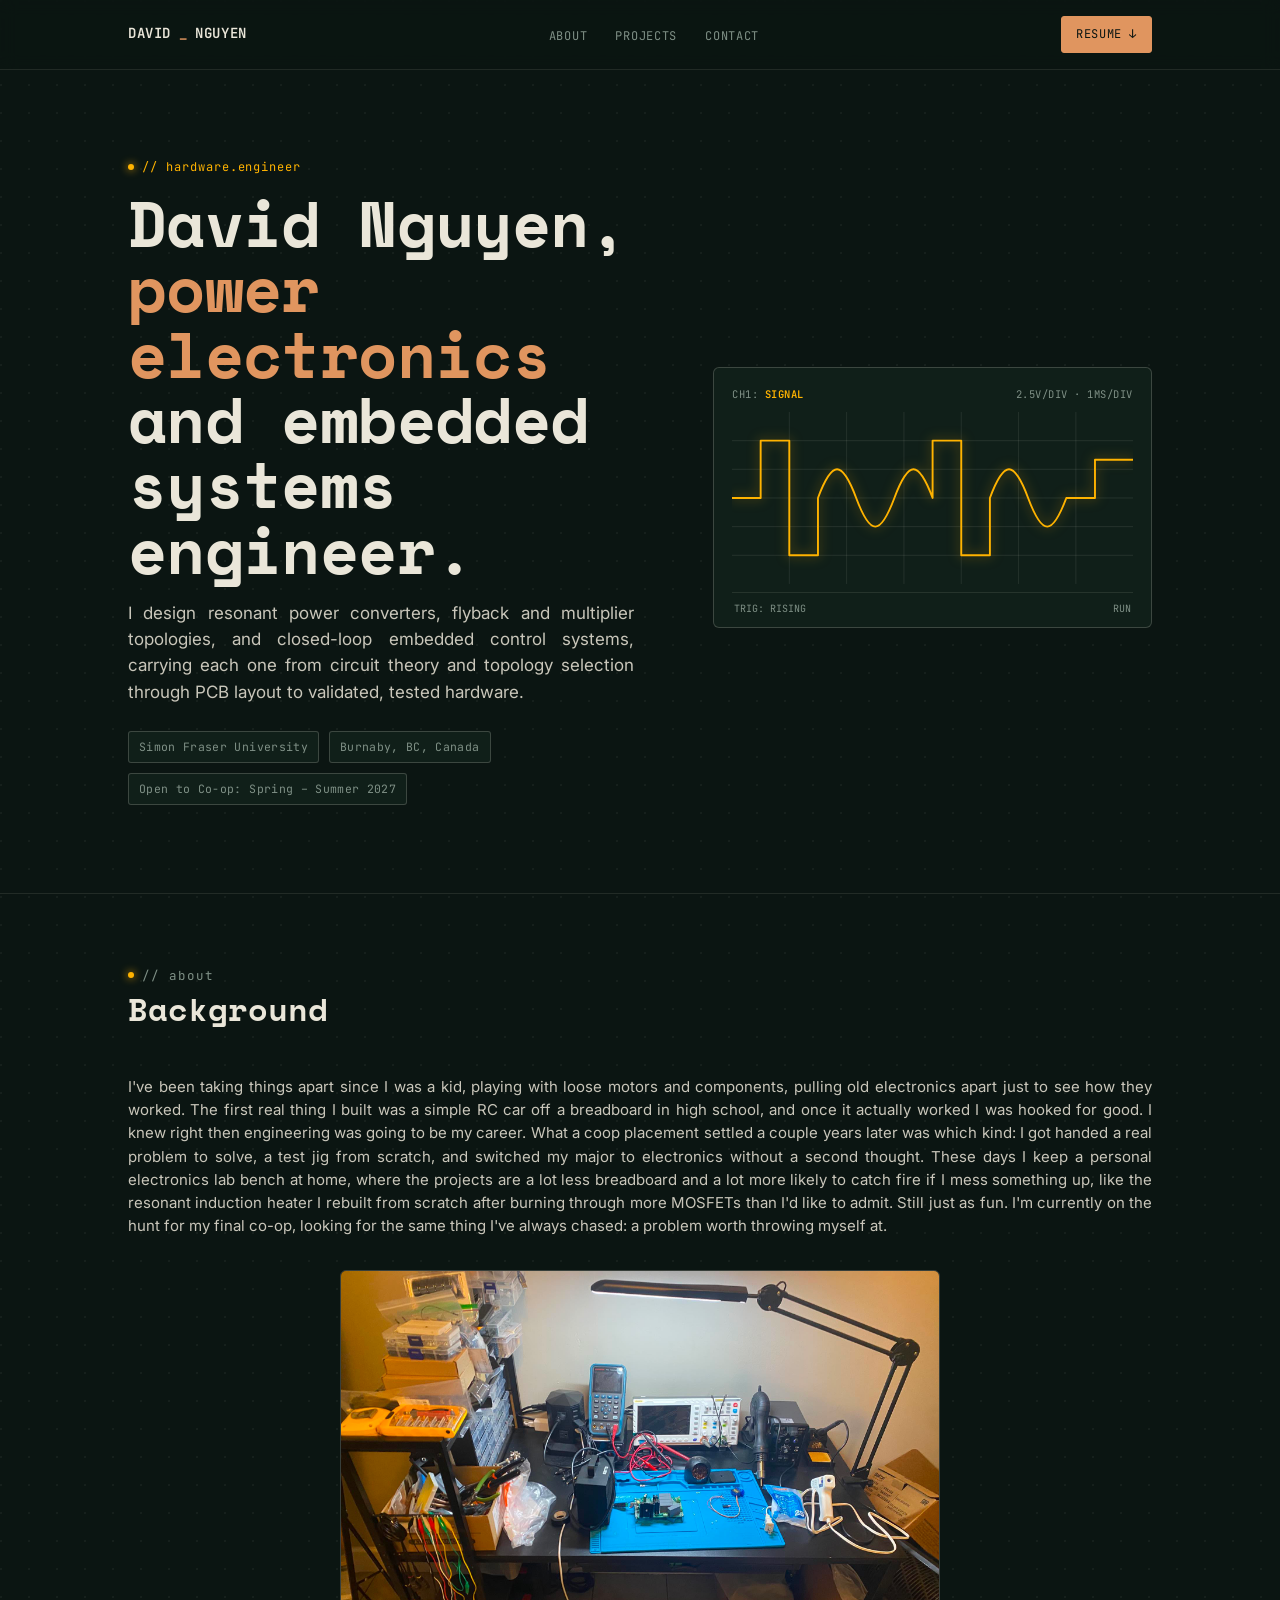
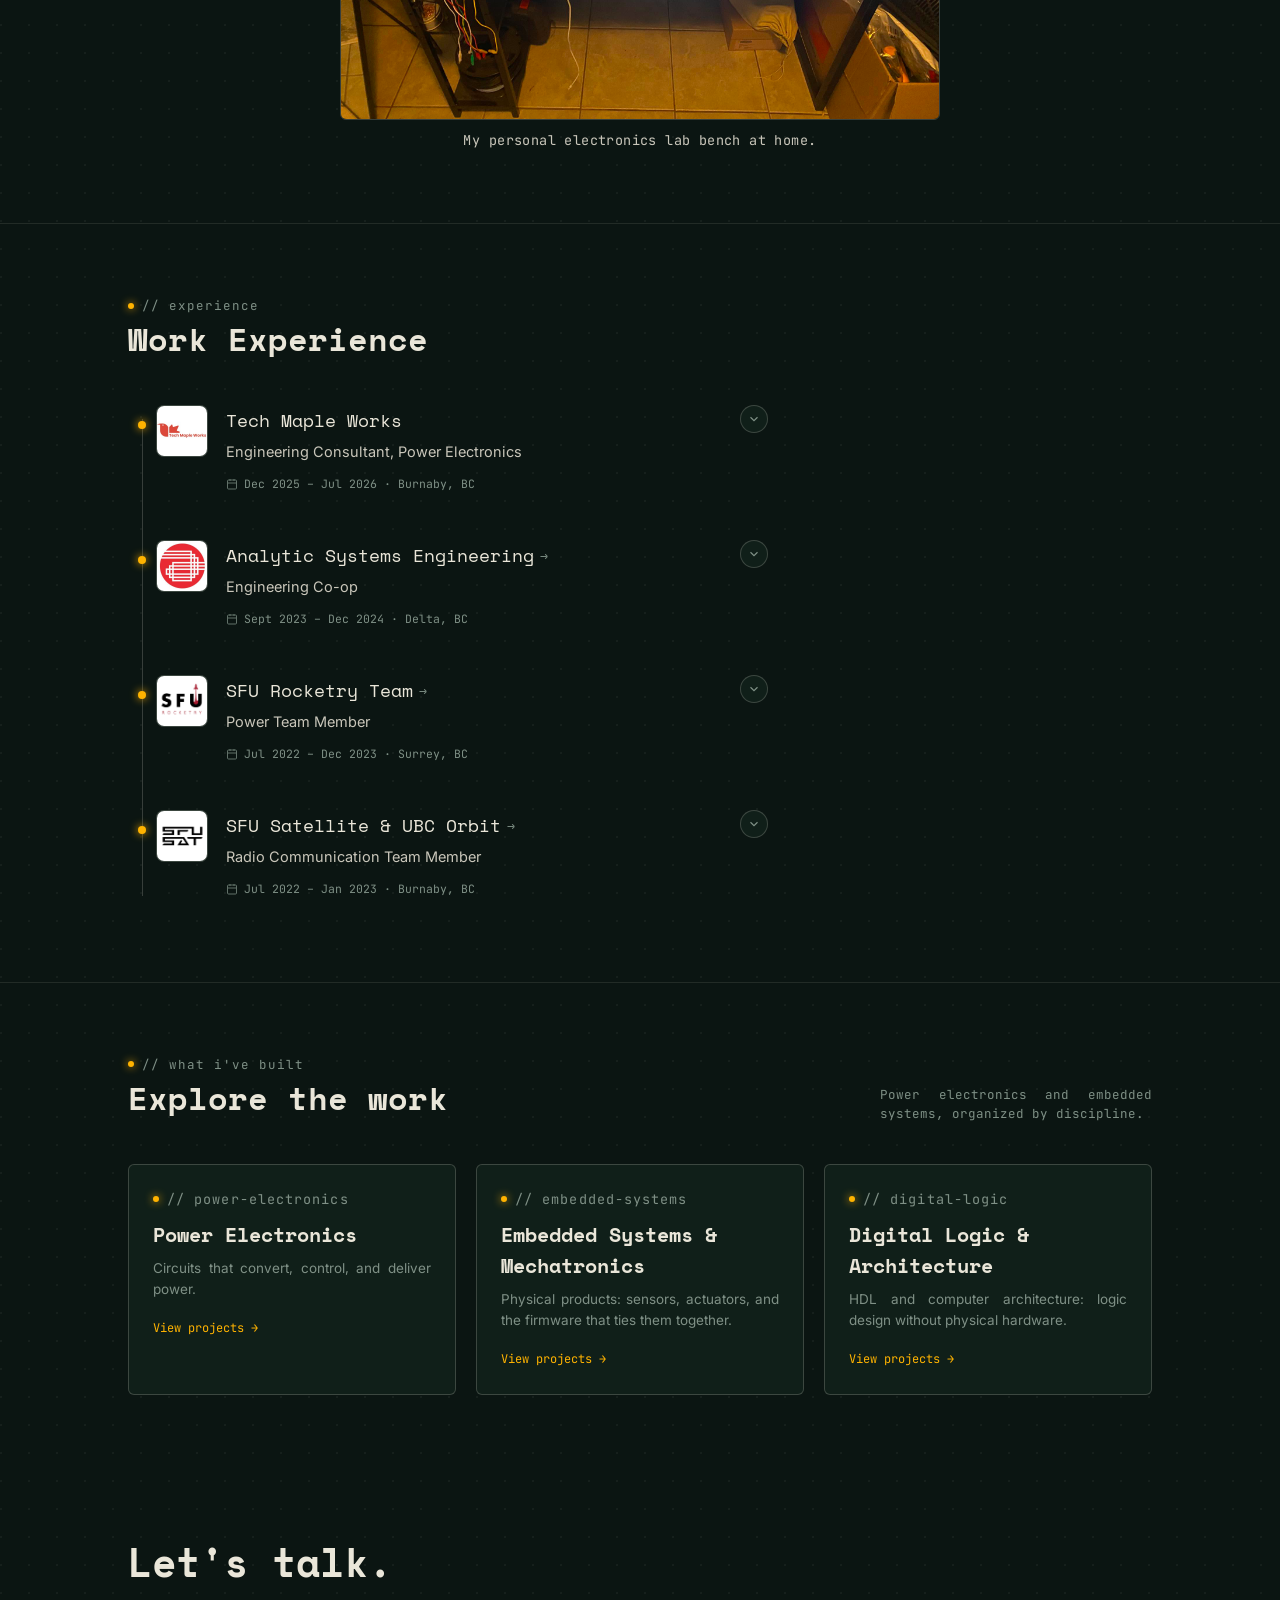
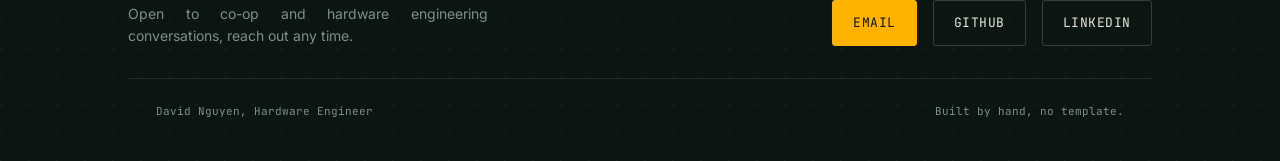
<file: index.html>
<!DOCTYPE html>
<html lang="en">
<head>
<meta charset="UTF-8">
<meta name="viewport" content="width=device-width, initial-scale=1.0">
<title>Portfolio: Hardware Engineer</title>
<link rel="preconnect" href="https://fonts.googleapis.com">
<link rel="preconnect" href="https://fonts.gstatic.com" crossorigin>
<link href="https://fonts.googleapis.com/css2?family=Space+Mono:wght@400;700&family=JetBrains+Mono:wght@400;500;600&family=Inter:wght@400;500;600;700&display=swap" rel="stylesheet">
<link rel="stylesheet" href="style.css">
</head>
<body>

<header>
  <nav class="nav">
    <a href="#top" class="nav__mark" id="navMark"></a>
    <ul class="nav__links">
      <li><a href="#about">About</a></li>
      <li><a href="projects.html">Projects</a></li>
      <li><a href="#contact">Contact</a></li>
    </ul>
    <a class="btn-resume" id="resumeLink" target="_blank" rel="noopener">Resume ↓</a>
  </nav>
</header>

<main id="top">

  <section class="hero">
    <div class="wrap hero__grid">
      <div>
        <p class="eyebrow">// hardware.engineer</p>
        <h1 id="heroHeadline"></h1>
        <p class="hero__sub" id="heroSub"></p>
        <div class="hero__meta" id="heroMeta"></div>
      </div>

      <div class="scope" aria-hidden="true">
        <div class="scope__head"><span>CH1: <b>SIGNAL</b></span><span>2.5V/DIV · 1ms/DIV</span></div>
        <svg viewBox="0 0 420 180">
          <g class="scope__grid-line">
            <line x1="0" y1="30" x2="420" y2="30"></line>
            <line x1="0" y1="60" x2="420" y2="60"></line>
            <line x1="0" y1="90" x2="420" y2="90"></line>
            <line x1="0" y1="120" x2="420" y2="120"></line>
            <line x1="0" y1="150" x2="420" y2="150"></line>
            <line x1="60" y1="0" x2="60" y2="180"></line>
            <line x1="120" y1="0" x2="120" y2="180"></line>
            <line x1="180" y1="0" x2="180" y2="180"></line>
            <line x1="240" y1="0" x2="240" y2="180"></line>
            <line x1="300" y1="0" x2="300" y2="180"></line>
            <line x1="360" y1="0" x2="360" y2="180"></line>
          </g>
          <path class="scope__trace" d="M0,90 L30,90 L30,30 L60,30 L60,150 L90,150 L90,90
            C105,50 115,50 130,90 C145,130 155,130 170,90 C185,50 195,50 210,90
            L210,30 L240,30 L240,150 L270,150 L270,90
            C285,50 295,50 310,90 C325,130 335,130 350,90 L380,90 L380,50 L420,50" />
        </svg>
        <div class="scope__foot"><span>TRIG: RISING</span><span>RUN</span></div>
      </div>
    </div>
  </section>

  <section id="about">
    <div class="wrap">
      <div class="section-head reveal">
        <div>
          <p class="eyebrow">// about</p>
          <h2>Background</h2>
        </div>
      </div>
      <div class="about-grid reveal">
        <div id="aboutParagraphs"></div>
        <figure class="about-photo">
          <img src="images/home-lab-bench.jpg" alt="David's personal electronics lab bench">
          <figcaption>My personal electronics lab bench at home.</figcaption>
        </figure>
      </div>
    </div>
  </section>

  <section id="experience">
    <div class="wrap">
      <div class="section-head reveal">
        <div>
          <p class="eyebrow">// experience</p>
          <h2>Work Experience</h2>
        </div>
      </div>
      <div class="timeline reveal" id="experienceTimeline"></div>
    </div>
  </section>

  <section id="projects-teaser">
    <div class="wrap">
      <div class="section-head reveal">
        <div>
          <p class="eyebrow">// what I've built</p>
          <h2>Explore the work</h2>
        </div>
        <p>Power electronics and embedded systems, organized by discipline.</p>
      </div>
      <div class="teaser-grid reveal">
        <a class="teaser-card" href="projects.html#power">
          <p class="eyebrow">// power-electronics</p>
          <h3>Power Electronics</h3>
          <p>Circuits that convert, control, and deliver power.</p>
          <span class="teaser-arrow">View projects →</span>
        </a>
        <a class="teaser-card" href="projects.html#embedded">
          <p class="eyebrow">// embedded-systems</p>
          <h3>Embedded Systems &amp; Mechatronics</h3>
          <p>Physical products: sensors, actuators, and the firmware that ties them together.</p>
          <span class="teaser-arrow">View projects →</span>
        </a>
        <a class="teaser-card" href="projects.html#digital">
          <p class="eyebrow">// digital-logic</p>
          <h3>Digital Logic &amp; Architecture</h3>
          <p>HDL and computer architecture: logic design without physical hardware.</p>
          <span class="teaser-arrow">View projects →</span>
        </a>
      </div>
    </div>
  </section>

</main>

<footer id="contact">
  <div class="wrap">
    <div class="footer-grid">
      <div>
        <h2>Let's talk.</h2>
        <p class="footer-sub">Open to co-op and hardware engineering conversations, reach out any time.</p>
      </div>
      <div class="footer-links" id="footerLinks"></div>
    </div>
    <div class="wrap fine-print">
      <span id="footerName"></span>
      <span>Built by hand, no template.</span>
    </div>
  </div>
</footer>

<!-- All page content lives in content.js; edit that file, not this one. -->
<script src="content.js"></script>
<script src="main.js"></script>

</body>
</html>
</file>
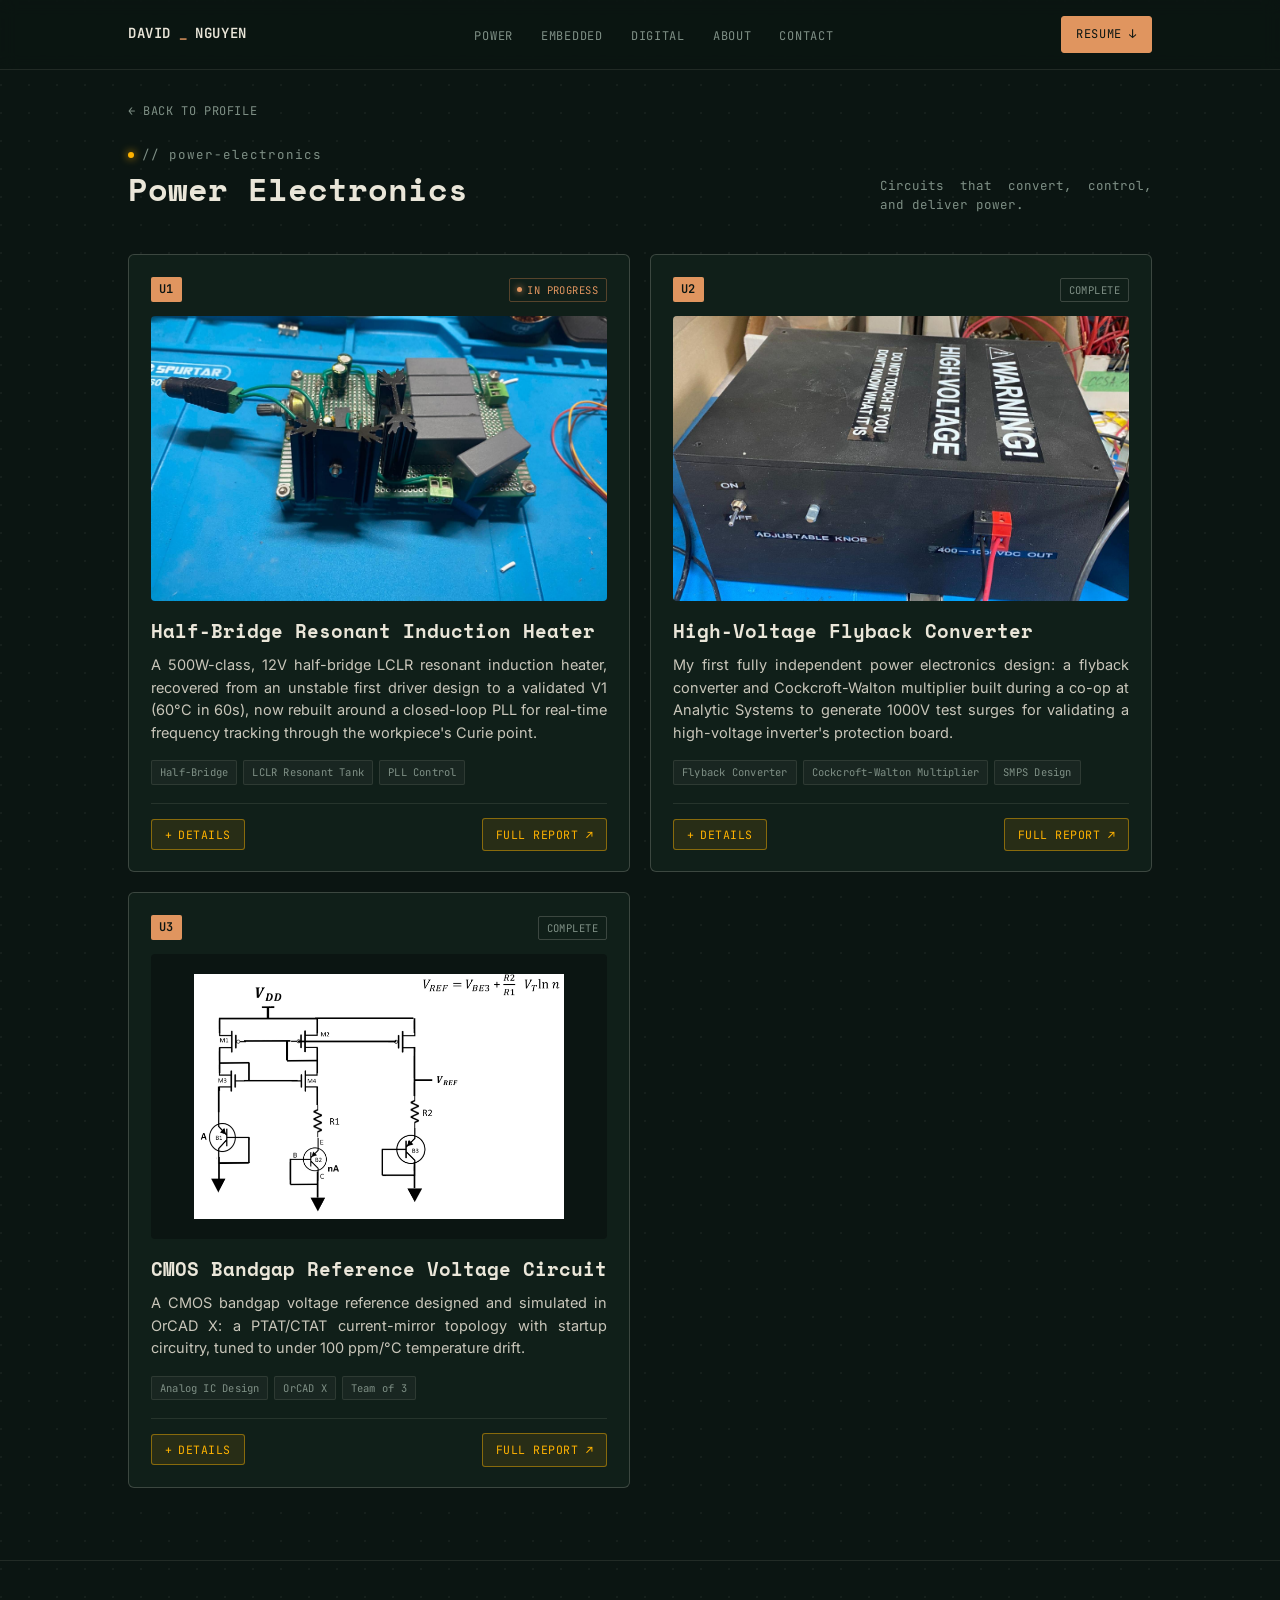
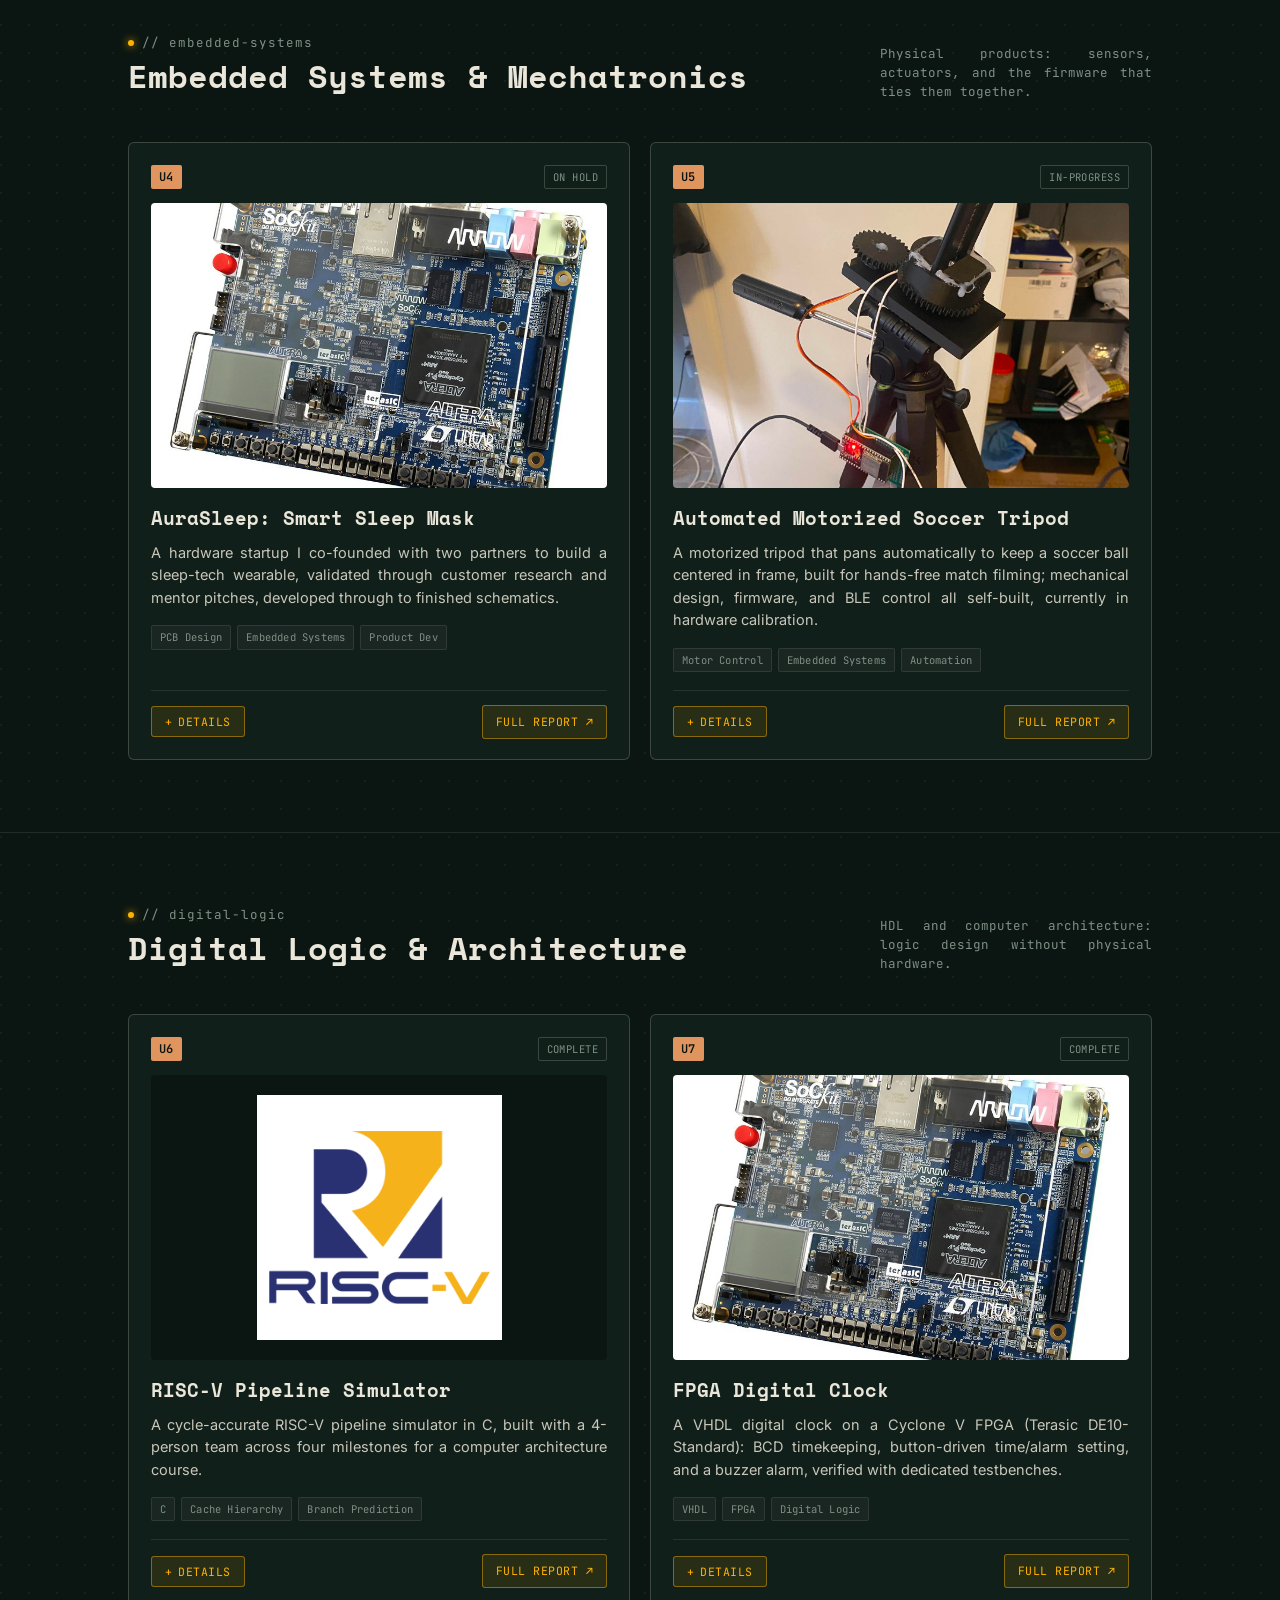
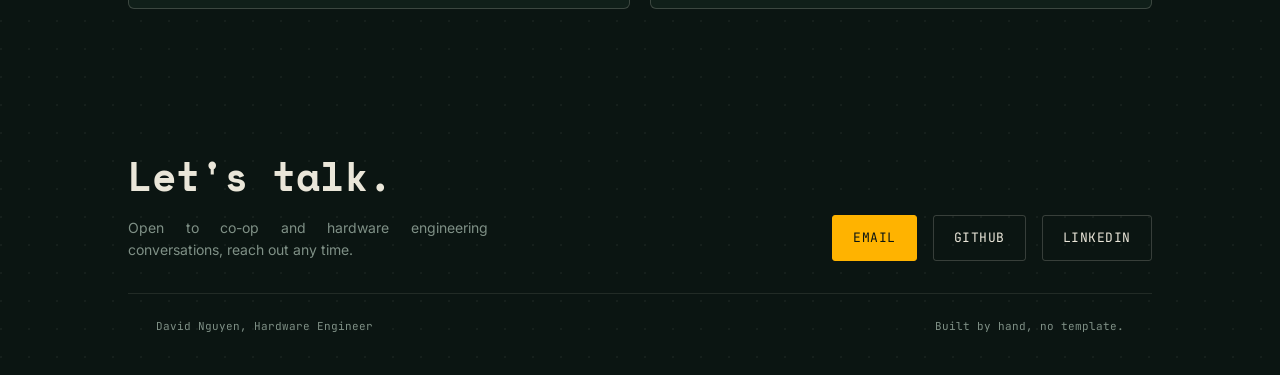
<file: projects.html>
<!DOCTYPE html>
<html lang="en">
<head>
<meta charset="UTF-8">
<meta name="viewport" content="width=device-width, initial-scale=1.0">
<title>Projects: Hardware Engineer</title>
<link rel="preconnect" href="https://fonts.googleapis.com">
<link rel="preconnect" href="https://fonts.gstatic.com" crossorigin>
<link href="https://fonts.googleapis.com/css2?family=Space+Mono:wght@400;700&family=JetBrains+Mono:wght@400;500;600&family=Inter:wght@400;500;600;700&display=swap" rel="stylesheet">
<link rel="stylesheet" href="style.css">
</head>
<body>

<header>
  <nav class="nav">
    <a href="index.html" class="nav__mark" id="navMark"></a>
    <ul class="nav__links">
      <li><a href="#power">Power</a></li>
      <li><a href="#embedded">Embedded</a></li>
      <li><a href="#digital">Digital</a></li>
      <li><a href="index.html#about">About</a></li>
      <li><a href="#contact">Contact</a></li>
    </ul>
    <a class="btn-resume" id="resumeLink" target="_blank" rel="noopener">Resume ↓</a>
  </nav>
</header>

<main id="top">

  <div class="wrap">
    <a class="back-link" href="index.html">← Back to profile</a>
  </div>

  <section id="power" style="padding-top:24px;">
    <div class="wrap">
      <div class="section-head reveal">
        <div>
          <p class="eyebrow">// power-electronics</p>
          <h2>Power Electronics</h2>
        </div>
        <p>Circuits that convert, control, and deliver power.</p>
      </div>
      <div class="projects-grid" id="projectsGridPower"></div>
    </div>
  </section>

  <section id="embedded">
    <div class="wrap">
      <div class="section-head reveal">
        <div>
          <p class="eyebrow">// embedded-systems</p>
          <h2>Embedded Systems &amp; Mechatronics</h2>
        </div>
        <p>Physical products: sensors, actuators, and the firmware that ties them together.</p>
      </div>
      <div class="projects-grid" id="projectsGridEmbedded"></div>
    </div>
  </section>

  <section id="digital">
    <div class="wrap">
      <div class="section-head reveal">
        <div>
          <p class="eyebrow">// digital-logic</p>
          <h2>Digital Logic &amp; Architecture</h2>
        </div>
        <p>HDL and computer architecture: logic design without physical hardware.</p>
      </div>
      <div class="projects-grid" id="projectsGridDigital"></div>
    </div>
  </section>

</main>

<footer id="contact">
  <div class="wrap">
    <div class="footer-grid">
      <div>
        <h2>Let's talk.</h2>
        <p class="footer-sub">Open to co-op and hardware engineering conversations, reach out any time.</p>
      </div>
      <div class="footer-links" id="footerLinks"></div>
    </div>
    <div class="wrap fine-print">
      <span id="footerName"></span>
      <span>Built by hand, no template.</span>
    </div>
  </div>
</footer>

<!-- All page content lives in content.js; edit that file, not this one. -->
<script src="content.js"></script>
<script src="main.js"></script>

</body>
</html>
</file>
<file: style.css>
/* Macro: native cross-document page transition (index <-> projects).
   Supported browsers cross-fade between full page navigations automatically;
   unsupported browsers simply ignore this and navigate as normal. */
@view-transition{
  navigation:auto;
}

:root{
  --bg:#0b1512;
  --bg-panel:#101f19;
  --bg-panel-hover:#15291f;
  --copper:#c17a4a;
  --copper-bright:#e0955f;
  --phosphor:#ffb300;
  --ink:#eae6d9;
  --ink-dim:#c9c6ba;
  --ink-muted:#7f9086;
  --line:rgba(234,230,217,0.10);
  --line-strong:rgba(234,230,217,0.20);
  --font-display:'Space Mono', 'Courier New', monospace;
  --font-body:'Inter', -apple-system, BlinkMacSystemFont, sans-serif;
  --font-mono:'JetBrains Mono', 'SFMono-Regular', Consolas, monospace;
  --radius: 3px;
  --maxw: 1080px;
}

*{ box-sizing:border-box; }
html{ scroll-behavior:smooth; }
@media (prefers-reduced-motion: reduce){
  html{ scroll-behavior:auto; }
  *{ animation-duration:0.01ms !important; animation-iteration-count:1 !important; transition-duration:0.01ms !important; }
}

body{
  margin:0;
  background:
    radial-gradient(circle at 1px 1px, rgba(234,230,217,0.05) 1px, transparent 0) 0 0/28px 28px,
    var(--bg);
  color:var(--ink);
  font-family:var(--font-body);
  line-height:1.55;
  -webkit-font-smoothing:antialiased;
}

a{ color:inherit; }
::selection{ background:var(--phosphor); color:#0b1512; }

:focus-visible{
  outline:2px solid var(--phosphor);
  outline-offset:2px;
}

.wrap{
  max-width:var(--maxw);
  margin:0 auto;
  padding:0 28px;
}

.eyebrow{
  font-family:var(--font-mono);
  font-size:12px;
  letter-spacing:0.08em;
  color:var(--phosphor);
  text-transform:lowercase;
  display:flex;
  align-items:center;
  gap:8px;
  margin:0 0 14px;
}
.eyebrow::before{
  content:"";
  width:6px; height:6px;
  background:var(--phosphor);
  border-radius:50%;
  box-shadow:0 0 8px var(--phosphor);
  flex:none;
  animation:led-pulse 2.6s ease-in-out infinite;
}
@keyframes led-pulse{
  0%, 100%{ box-shadow:0 0 6px rgba(255,179,0,0.55); opacity:0.85; }
  50%{ box-shadow:0 0 12px rgba(255,179,0,0.95); opacity:1; }
}

/* ---------- Header ---------- */
header{
  position:sticky; top:0; z-index:50;
  background:rgba(11,21,18,0.86);
  backdrop-filter:blur(8px);
  border-bottom:1px solid var(--line);
}
.nav{
  display:flex; align-items:center; justify-content:space-between;
  padding:16px 28px;
  max-width:var(--maxw);
  margin:0 auto;
}
.nav__mark{
  font-family:var(--font-mono);
  font-weight:600;
  font-size:14px;
  letter-spacing:0.04em;
  color:var(--ink);
  text-decoration:none;
  display:flex; align-items:center; gap:8px;
}
.nav__mark span{ color:var(--copper-bright); animation:blink 1.1s steps(1,end) infinite; }
@keyframes blink{ 50%{ opacity:0; } }
.nav__links{
  display:flex; align-items:center; gap:28px;
  list-style:none; margin:0; padding:0;
}
.nav__links a{
  font-family:var(--font-mono);
  font-size:12px;
  letter-spacing:0.06em;
  text-transform:uppercase;
  text-decoration:none;
  color:var(--ink-muted);
  transition:color 0.15s ease;
}
.nav__links a:hover{ color:var(--phosphor); }
.btn-resume{
  font-family:var(--font-mono);
  font-size:12px;
  letter-spacing:0.05em;
  text-transform:uppercase;
  color:var(--bg);
  background:var(--copper-bright);
  border:1px solid var(--copper-bright);
  border-radius:var(--radius);
  padding:8px 14px;
  text-decoration:none;
  transition:transform 0.15s ease, background 0.15s ease;
  white-space:nowrap;
}
.btn-resume:hover{ background:var(--phosphor); border-color:var(--phosphor); transform:translateY(-1px); }
@media (max-width:720px){
  .nav__links{ display:none; }
}

/* ---------- Hero ---------- */
.hero{
  padding:88px 0 56px;
  border-bottom:1px solid var(--line);
  position:relative;
  overflow:hidden;
}
.hero__grid{
  display:grid;
  grid-template-columns:1.1fr 0.9fr;
  gap:48px;
  align-items:center;
}
@media (max-width:840px){
  .hero__grid{ grid-template-columns:1fr; }
}
@keyframes hero-in{
  from{ opacity:0; transform:translateY(16px); }
  to{ opacity:1; transform:translateY(0); }
}
@keyframes hero-in-fade{
  from{ opacity:0; }
  to{ opacity:1; }
}
.hero .eyebrow{ animation:hero-in 0.6s ease-out both; }
.hero h1{ animation:hero-in 0.6s ease-out 0.1s both; }
.hero__sub{ animation:hero-in 0.6s ease-out 0.22s both; }
.hero__meta{ animation:hero-in 0.6s ease-out 0.34s both; }
/* Opacity-only: `transform` on .scope is driven by the scroll-parallax script,
   and a fill:both animation touching the same property would permanently
   override it. */
.scope{ animation:hero-in-fade 0.7s ease-out 0.42s both; }
@media (prefers-reduced-motion: reduce){
  .hero .eyebrow, .hero h1, .hero__sub, .hero__meta, .scope{ animation:none; }
}

.hero h1{
  font-family:var(--font-display);
  font-weight:700;
  font-size:clamp(38px, 6vw, 64px);
  line-height:1.02;
  letter-spacing:-0.01em;
  margin:0 0 18px;
  color:var(--ink);
  text-wrap:balance;
}
.hero h1 em{
  font-style:normal;
  color:var(--copper-bright);
}
.hero__sub{
  font-size:17px;
  color:var(--ink-dim);
  max-width:46ch;
  margin:0 0 26px;
  text-align:justify;
  text-justify:inter-word;
  hyphens:auto;
}
.hero__meta{
  display:flex; flex-wrap:wrap; gap:10px;
  margin:0 0 32px;
}
.chip{
  font-family:var(--font-mono);
  font-size:11.5px;
  letter-spacing:0.03em;
  color:var(--ink-muted);
  border:1px solid var(--line-strong);
  border-radius:var(--radius);
  padding:6px 10px;
  background:var(--bg-panel);
}
.hero__cta{ display:flex; gap:14px; flex-wrap:wrap; }
.btn-primary{
  font-family:var(--font-mono);
  font-size:13px;
  letter-spacing:0.04em;
  text-transform:uppercase;
  text-decoration:none;
  color:var(--bg);
  background:var(--phosphor);
  padding:12px 20px;
  border-radius:var(--radius);
  border:1px solid var(--phosphor);
  transition:transform 0.15s ease, box-shadow 0.15s ease;
}
.btn-primary:hover{ transform:translateY(-1px); box-shadow:0 0 20px rgba(255,179,0,0.25); }
.btn-ghost{
  font-family:var(--font-mono);
  font-size:13px;
  letter-spacing:0.04em;
  text-transform:uppercase;
  text-decoration:none;
  color:var(--ink);
  padding:12px 20px;
  border-radius:var(--radius);
  border:1px solid var(--line-strong);
  transition:border-color 0.15s ease, color 0.15s ease;
}
.btn-ghost:hover{ border-color:var(--phosphor); color:var(--phosphor); }

/* Oscilloscope signature */
.scope{
  background:var(--bg-panel);
  border:1px solid var(--line-strong);
  border-radius:6px;
  padding:18px 18px 10px;
  position:relative;
}
.scope__head{
  display:flex; justify-content:space-between; align-items:center;
  font-family:var(--font-mono);
  font-size:10.5px;
  letter-spacing:0.05em;
  color:var(--ink-muted);
  text-transform:uppercase;
  margin-bottom:10px;
}
.scope__head b{ color:var(--phosphor); font-weight:600; }
.scope svg{ width:100%; height:auto; display:block; }
.scope__trace{
  fill:none;
  stroke:var(--phosphor);
  stroke-width:2;
  stroke-linecap:round;
  stroke-linejoin:round;
  filter:drop-shadow(0 0 6px rgba(255,179,0,0.55));
  stroke-dasharray:1400;
  stroke-dashoffset:1400;
  animation:draw 2.4s ease-out 0.3s forwards, signal-glow 3.2s ease-in-out 2.7s infinite;
}
@keyframes draw{ to{ stroke-dashoffset:0; } }
@keyframes signal-glow{
  0%, 100%{ filter:drop-shadow(0 0 5px rgba(255,179,0,0.45)); }
  50%{ filter:drop-shadow(0 0 9px rgba(255,179,0,0.85)); }
}
@media (prefers-reduced-motion: reduce){
  .scope__trace{ stroke-dashoffset:0; animation:none; }
  .eyebrow::before, .status-pill.is-progress::before, .nav__mark span{ animation:none; }
}
.scope__grid-line{ stroke:var(--line); stroke-width:1; }
.scope__foot{
  display:flex; justify-content:space-between;
  font-family:var(--font-mono);
  font-size:10px;
  color:var(--ink-muted);
  padding:8px 2px 0;
  border-top:1px solid var(--line);
  margin-top:8px;
}

/* ---------- Section shell ---------- */
section{ padding:72px 0; border-bottom:1px solid var(--line); }
section:last-of-type{ border-bottom:none; }
.section-head{
  display:flex; justify-content:space-between; align-items:flex-end;
  gap:24px; margin-bottom:40px; flex-wrap:wrap;
}
.section-head h2{
  font-family:var(--font-display);
  font-size:clamp(24px,3vw,32px);
  margin:0;
  color:var(--ink);
}
.section-head p{
  font-family:var(--font-mono);
  font-size:12.5px;
  color:var(--ink-muted);
  max-width:34ch;
  margin:0;
  text-align:justify;
}

/* ---------- Back link (projects page) ---------- */
.back-link{
  display:inline-flex; align-items:center; gap:6px;
  font-family:var(--font-mono);
  font-size:12px; letter-spacing:0.05em; text-transform:uppercase;
  color:var(--ink-muted); text-decoration:none;
  margin:32px 0 0;
  transition:color 0.15s ease;
}
.back-link:hover{ color:var(--phosphor); }

/* ---------- Project links teaser (profile page) ---------- */
.teaser-grid{
  display:grid; grid-template-columns:repeat(3, 1fr); gap:20px;
}
@media (max-width:960px){ .teaser-grid{ grid-template-columns:1fr 1fr; } }
@media (max-width:640px){ .teaser-grid{ grid-template-columns:1fr; } }
.teaser-card{
  display:block;
  position:relative;
  overflow:hidden;
  background:var(--bg-panel);
  border:1px solid var(--line-strong);
  border-radius:6px;
  padding:24px;
  text-decoration:none;
  transition:border-color 0.2s ease, background 0.2s ease, transform 0.2s ease;
}
.teaser-card:hover{ border-color:rgba(193,122,74,0.55); background:var(--bg-panel-hover); transform:translateY(-2px); }
.teaser-card::after, .project-card::after{
  content:"";
  position:absolute;
  top:0; left:-60%;
  width:40%; height:100%;
  background:linear-gradient(115deg, transparent, rgba(255,179,0,0.10), transparent);
  transform:skewX(-15deg);
  transition:left 0.65s ease;
  pointer-events:none;
}
.teaser-card:hover::after, .project-card:hover::after{ left:130%; }
@media (prefers-reduced-motion: reduce){
  .teaser-card::after, .project-card::after{ display:none; }
}
.teaser-card .eyebrow{ margin-bottom:10px; }
.teaser-card h3{ font-family:var(--font-display); font-size:20px; margin:0 0 8px; color:var(--ink); }
.teaser-card p{ font-size:13.5px; color:var(--ink-muted); margin:0 0 14px; text-align:justify; }
.teaser-card .teaser-arrow{ font-family:var(--font-mono); font-size:12px; color:var(--phosphor); }

/* ---------- Project cards ---------- */
.projects-grid{
  display:grid;
  grid-template-columns:repeat(2, 1fr);
  gap:20px;
}
@media (max-width:780px){
  .projects-grid{ grid-template-columns:1fr; }
}
.project-card{
  position:relative;
  overflow:hidden;
  background:var(--bg-panel);
  border:1px solid var(--line-strong);
  border-radius:6px;
  padding:22px 22px 20px;
  display:flex;
  flex-direction:column;
}
/* Higher specificity than the plain .reveal rule (which also sets `transition`)
   so hover transitions here aren't silently clobbered by the cascade. */
.project-card.reveal{
  transition:opacity 0.7s cubic-bezier(0.2,0.7,0.3,1), transform 0.7s cubic-bezier(0.2,0.7,0.3,1), border-color 0.2s ease, background 0.2s ease;
}
.project-card:hover{ transition-duration:0.2s; }
.project-card:hover{ border-color:rgba(193,122,74,0.55); background:var(--bg-panel-hover); transform:translateY(-3px); }
/* Stagger the fade-in of cards that share a row */
.projects-grid .project-card:nth-child(2n){ transition-delay:0.08s; }

.project-media{
  aspect-ratio:16/10;
  border-radius:4px;
  margin-bottom:16px;
  overflow:hidden;
  background:var(--bg);
}
.project-media img{
  width:100%; height:100%;
  object-fit:cover;
  display:block;
}
.project-media--contain{
  padding:20px;
  display:flex;
  align-items:center;
  justify-content:center;
}
.project-media--contain img{
  width:100%; height:100%;
  object-fit:contain;
  border-radius:2px;
}
.project-media--empty{
  display:flex; align-items:center; justify-content:center;
  border:1px dashed var(--line-strong);
  background:repeating-linear-gradient(135deg, rgba(234,230,217,0.025) 0 10px, transparent 10px 20px);
}
.project-media--empty span{
  font-family:var(--font-mono);
  font-size:11px;
  letter-spacing:0.03em;
  color:var(--ink-muted);
  text-transform:uppercase;
}

.project-card__top{
  display:flex; justify-content:space-between; align-items:center;
  margin-bottom:14px;
}
.designator{
  font-family:var(--font-mono);
  font-weight:600;
  font-size:12px;
  color:var(--bg);
  background:var(--copper-bright);
  padding:3px 8px;
  border-radius:2px;
  letter-spacing:0.03em;
}
.status-pill{
  font-family:var(--font-mono);
  font-size:10.5px;
  letter-spacing:0.04em;
  text-transform:uppercase;
  color:var(--ink-muted);
  border:1px solid var(--line-strong);
  padding:3px 8px;
  border-radius:2px;
}
.status-pill.is-progress{
  color:var(--copper-bright);
  border-color:rgba(193,122,74,0.4);
  position:relative;
  padding-left:17px;
}
.status-pill.is-progress::before{
  content:"";
  position:absolute;
  left:7px; top:50%;
  width:5px; height:5px;
  margin-top:-2.5px;
  border-radius:50%;
  background:var(--copper-bright);
  box-shadow:0 0 6px var(--copper-bright);
  animation:led-pulse 2s ease-in-out infinite;
}

.project-card h3{
  font-family:var(--font-display);
  font-size:19px;
  margin:0 0 8px;
  color:var(--ink);
}
.project-card .blurb{
  color:var(--ink-dim);
  font-size:14.5px;
  margin:0 0 16px;
  text-align:justify;
}
.tag-row{ display:flex; flex-wrap:wrap; gap:6px; margin-bottom:18px; }
.tag{
  font-family:var(--font-mono);
  font-size:10.5px;
  letter-spacing:0.02em;
  color:var(--ink-muted);
  background:rgba(234,230,217,0.04);
  border:1px solid var(--line);
  padding:3px 8px;
  border-radius:2px;
}

.card-foot{
  margin-top:auto;
  display:flex; align-items:center; justify-content:space-between;
  gap:12px;
  padding-top:14px;
  border-top:1px solid var(--line);
}
.toggle-btn{
  font-family:var(--font-mono);
  font-size:11.5px;
  letter-spacing:0.04em;
  text-transform:uppercase;
  color:var(--phosphor);
  background:rgba(255,179,0,0.10);
  border:1px solid rgba(255,179,0,0.45);
  border-radius:var(--radius);
  padding:7px 13px;
  cursor:pointer;
  display:inline-flex; align-items:center; gap:6px;
  transition:background 0.15s ease, color 0.15s ease, box-shadow 0.15s ease;
}
.toggle-btn:hover{
  color:var(--bg);
  background:var(--phosphor);
  box-shadow:0 0 16px rgba(255,179,0,0.35);
}
.toggle-btn .plus{ transition:transform 0.2s ease; display:inline-block; }
.toggle-btn[aria-expanded="true"] .plus{ transform:rotate(45deg); }
.link-row{ display:flex; gap:14px; }
.link-row a{
  font-family:var(--font-mono);
  font-size:11.5px;
  letter-spacing:0.04em;
  text-transform:uppercase;
  color:var(--phosphor);
  text-decoration:none;
  border:1px solid rgba(255,179,0,0.45);
  border-radius:var(--radius);
  padding:7px 13px;
  background:rgba(255,179,0,0.10);
  display:inline-flex;
  align-items:center;
  gap:5px;
  transition:background 0.15s ease, color 0.15s ease, box-shadow 0.15s ease;
}
.link-row a:hover{
  color:var(--bg);
  background:var(--phosphor);
  box-shadow:0 0 16px rgba(255,179,0,0.35);
}

.details{
  max-height:0;
  overflow:hidden;
  transition:max-height 0.35s ease;
}
.details.is-open{ max-height:900px; }
.details__inner{ padding-top:18px; }
.details__block{ margin-bottom:14px; }
.details__block:last-child{ margin-bottom:0; }
.details__block b{
  display:block;
  font-family:var(--font-mono);
  font-size:11px;
  letter-spacing:0.05em;
  text-transform:uppercase;
  color:var(--copper-bright);
  margin-bottom:5px;
}
.details__block p{ margin:0; font-size:14px; color:var(--ink-dim); text-align:justify; }
.placeholder{ color:var(--ink-muted); font-style:italic; }

/* ---------- Coursework list ---------- */
.lab-list{ display:flex; flex-direction:column; gap:1px; background:var(--line); border:1px solid var(--line-strong); border-radius:6px; overflow:hidden; }
.lab-row{
  background:var(--bg-panel);
  padding:18px 22px;
  display:grid;
  grid-template-columns:120px 1fr;
  gap:20px;
  align-items:baseline;
}
@media (max-width:640px){ .lab-row{ grid-template-columns:1fr; gap:6px; } }
.lab-row .code{
  font-family:var(--font-mono);
  font-size:12px;
  color:var(--phosphor);
  letter-spacing:0.03em;
}
.lab-row h4{ margin:0 0 4px; font-family:var(--font-display); font-size:15.5px; color:var(--ink); }
.lab-row p{ margin:0; font-size:13.5px; color:var(--ink-muted); text-align:justify; }

/* ---------- Work experience timeline ---------- */
.timeline{ position:relative; max-width:640px; }
.timeline::before{
  content:"";
  position:absolute;
  top:14px; bottom:14px; left:14px;
  width:1px;
  background:var(--line-strong);
}
.timeline-item{ position:relative; display:flex; padding-bottom:36px; }
.timeline .timeline-item:nth-child(2){ transition-delay:0.08s; }
.timeline .timeline-item:nth-child(3){ transition-delay:0.16s; }
.timeline .timeline-item:nth-child(4){ transition-delay:0.24s; }
.timeline .timeline-item:nth-child(5){ transition-delay:0.32s; }
.timeline .timeline-item:nth-child(6){ transition-delay:0.4s; }
.timeline-item:last-child{ padding-bottom:0; }
.timeline-rail{ width:28px; flex:none; display:flex; justify-content:center; }
.timeline-dot{
  position:relative; z-index:1;
  width:8px; height:8px;
  margin-top:16px;
  border-radius:50%;
  background:var(--phosphor);
  box-shadow:0 0 8px var(--phosphor);
  flex:none;
}
.timeline-content{ display:flex; align-items:flex-start; flex:1; min-width:0; }
.timeline-logo{
  flex:none;
  width:52px; height:52px;
  margin-right:18px;
  border-radius:8px;
  overflow:hidden;
  background:var(--bg-panel);
  border:1px solid var(--line-strong);
  display:flex; align-items:center; justify-content:center;
}
.timeline-logo img{ width:100%; height:100%; object-fit:cover; display:block; }
.timeline-logo span{
  font-family:var(--font-display);
  font-weight:700;
  font-size:16px;
  color:var(--copper-bright);
}
.timeline-body{ flex:1; min-width:0; padding-top:2px; }
.timeline-company{
  display:inline-flex; align-items:center; gap:6px;
  font-family:var(--font-display);
  font-size:18px;
  color:var(--ink);
  text-decoration:none;
}
a.timeline-company:hover{ color:var(--phosphor); }
.timeline-company .arrow{ color:var(--ink-muted); font-size:13px; transition:transform 0.15s ease, color 0.15s ease; }
a.timeline-company:hover .arrow{ color:var(--phosphor); transform:translateX(2px); }
.timeline-role{ font-size:14.5px; color:var(--ink-dim); margin:6px 0 6px; }
.timeline-dates{
  display:flex; align-items:center; gap:6px;
  font-family:var(--font-mono);
  font-size:11.5px;
  color:var(--ink-muted);
}
.timeline-dates svg{ flex:none; opacity:0.75; }

.timeline-toggle{
  flex:none;
  width:28px; height:28px;
  margin-left:12px;
  border-radius:50%;
  border:1px solid var(--line-strong);
  background:var(--bg-panel);
  color:var(--ink-muted);
  display:flex; align-items:center; justify-content:center;
  cursor:pointer;
  padding:0;
  transition:border-color 0.15s ease, color 0.15s ease, background 0.15s ease;
}
.timeline-toggle:hover{ border-color:rgba(193,122,74,0.55); color:var(--phosphor); }
.timeline-toggle svg{ transition:transform 0.2s ease; }
.timeline-toggle[aria-expanded="true"]{ color:var(--phosphor); border-color:rgba(255,179,0,0.45); }
.timeline-toggle[aria-expanded="true"] svg{ transform:rotate(180deg); }

.timeline-details{ max-height:0; overflow:hidden; transition:max-height 0.35s ease; }
.timeline-details.is-open{ max-height:400px; }
.timeline-bullets{ list-style:none; margin:14px 0 0; padding:0; }
.timeline-bullets li{
  position:relative;
  padding-left:16px;
  margin-bottom:8px;
  font-size:13.5px;
  color:var(--ink-dim);
}
.timeline-bullets li:last-child{ margin-bottom:0; }
.timeline-bullets li::before{
  content:"›";
  position:absolute; left:0;
  color:var(--phosphor);
  font-family:var(--font-mono);
}

@media (max-width:560px){
  .timeline-logo{ width:44px; height:44px; margin-right:14px; }
  .timeline-company{ font-size:16px; }
}

/* ---------- About ---------- */
.about-grid{ min-width:0; }
.about-photo{
  margin:32px auto 0;
  width:100%;
  max-width:600px;
  min-width:0;
}
.about-photo img{
  width:100%;
  max-width:100%;
  display:block;
  border-radius:6px;
  border:1px solid var(--line-strong);
}
.about-photo figcaption{
  font-family:var(--font-mono);
  font-size:13.5px;
  letter-spacing:0.03em;
  color:var(--ink-dim);
  margin-top:10px;
  text-align:center;
}
.about-grid p{ color:var(--ink-dim); font-size:15px; margin:0 0 16px; text-align:justify; }

/* ---------- Footer / contact ---------- */
footer{ padding:64px 0 40px; }
.footer-grid{
  display:flex; justify-content:space-between; align-items:flex-end; flex-wrap:wrap; gap:32px;
  padding-bottom:32px; margin-bottom:24px; border-bottom:1px solid var(--line);
}
footer h2{
  font-family:var(--font-display);
  font-size:clamp(26px,4vw,40px);
  margin:0 0 10px;
}
footer .footer-sub{ color:var(--ink-muted); font-size:14px; max-width:40ch; margin:0; text-align:justify; }
.footer-links{ display:flex; gap:16px; flex-wrap:wrap; }
.fine-print{
  display:flex; justify-content:space-between; flex-wrap:wrap; gap:10px;
  font-family:var(--font-mono); font-size:11px; color:var(--ink-muted);
}

/* ---------- Resume preview modal ---------- */
.resume-modal-overlay{
  position:fixed; inset:0; z-index:100;
  background:rgba(6,10,9,0.75);
  backdrop-filter:blur(4px);
  display:flex; align-items:center; justify-content:center;
  padding:24px;
  opacity:0; visibility:hidden;
  transition:opacity 0.2s ease;
}
.resume-modal-overlay.is-open{ opacity:1; visibility:visible; }
.resume-modal{
  background:var(--bg-panel);
  border:1px solid var(--line-strong);
  border-radius:8px;
  width:min(840px, 100%);
  max-height:88vh;
  display:flex; flex-direction:column;
  overflow:hidden;
  box-shadow:0 24px 64px rgba(0,0,0,0.55);
}
.resume-modal__head{
  display:flex; align-items:center; justify-content:space-between;
  gap:16px;
  padding:14px 18px;
  border-bottom:1px solid var(--line);
  flex:none;
}
.resume-modal__label{
  font-family:var(--font-mono);
  font-size:12px;
  letter-spacing:0.05em;
  color:var(--ink-muted);
  display:flex; align-items:center; gap:8px;
  min-width:0;
}
.resume-modal__label::before{
  content:"";
  width:6px; height:6px; flex:none;
  background:var(--phosphor);
  border-radius:50%;
  box-shadow:0 0 8px var(--phosphor);
}
.resume-modal__label span{ overflow:hidden; text-overflow:ellipsis; white-space:nowrap; }
.resume-modal__actions{ display:flex; align-items:center; gap:8px; flex:none; }
.resume-modal__download{
  font-family:var(--font-mono);
  font-size:11.5px;
  letter-spacing:0.04em;
  text-transform:uppercase;
  text-decoration:none;
  color:var(--bg);
  background:var(--phosphor);
  padding:7px 12px;
  border-radius:var(--radius);
  white-space:nowrap;
}
.resume-modal__download:hover{ background:var(--copper-bright); }
.resume-modal__close{
  font-family:var(--font-mono);
  font-size:16px;
  line-height:1;
  color:var(--ink-muted);
  background:none;
  border:1px solid var(--line-strong);
  border-radius:var(--radius);
  width:30px; height:30px;
  cursor:pointer;
}
.resume-modal__close:hover{ color:var(--phosphor); border-color:var(--phosphor); }
.resume-modal__body{
  flex:1;
  min-height:0;
  background:#0a1310;
}
.resume-modal__body iframe{
  width:100%; height:100%;
  min-height:70vh;
  border:0;
  display:block;
}
.resume-modal__fallback{
  font-family:var(--font-mono);
  font-size:11px;
  color:var(--ink-muted);
  text-align:center;
  padding:8px;
  border-top:1px solid var(--line);
  flex:none;
}
.resume-modal__fallback a{ color:var(--phosphor); text-decoration:none; border-bottom:1px dashed var(--phosphor); }
@media (max-width:640px){
  .resume-modal{ max-height:92vh; }
  .resume-modal__body iframe{ min-height:60vh; }
}

/* Reveal on scroll */
.reveal{ opacity:0; transform:translateY(34px); transition:opacity 0.7s cubic-bezier(0.2,0.7,0.3,1), transform 0.7s cubic-bezier(0.2,0.7,0.3,1); }
.reveal.is-visible{ opacity:1; transform:none; }
@media (prefers-reduced-motion: reduce){ .reveal{ opacity:1; transform:none; } }
</file>
